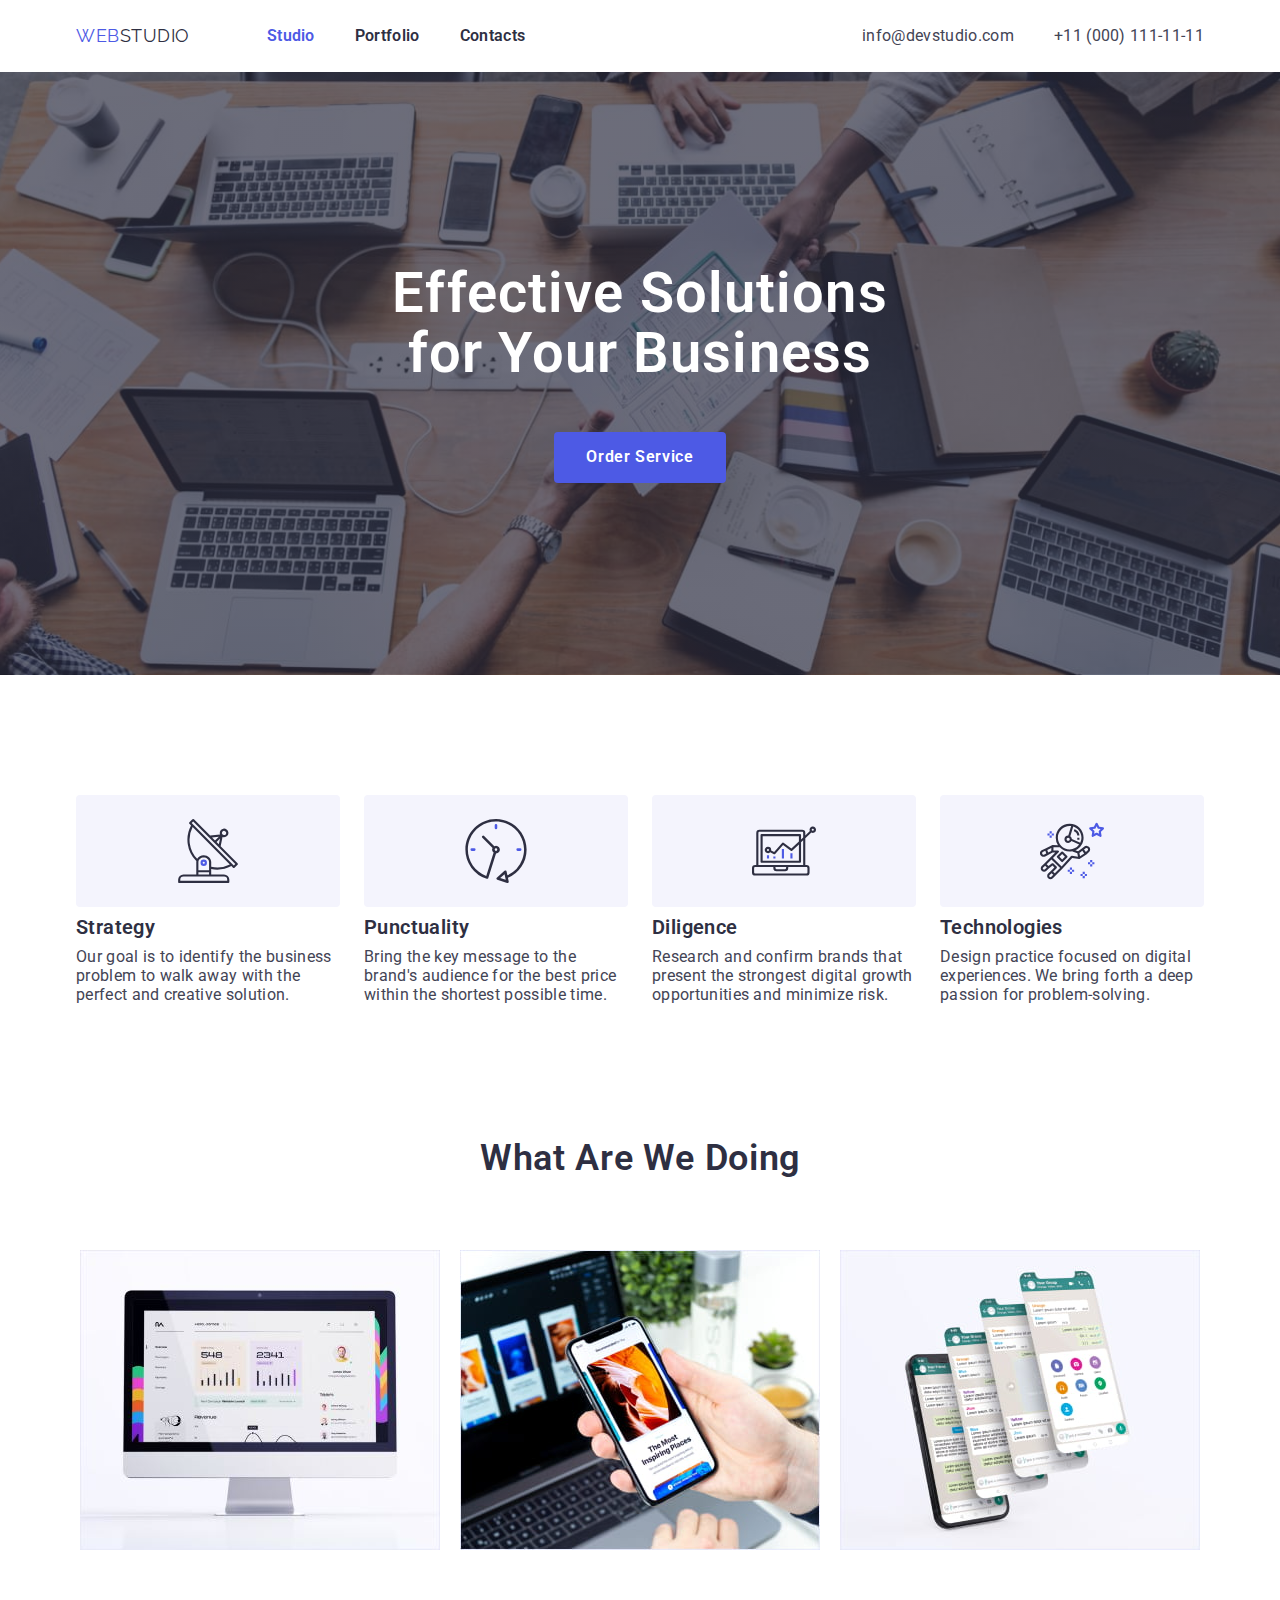
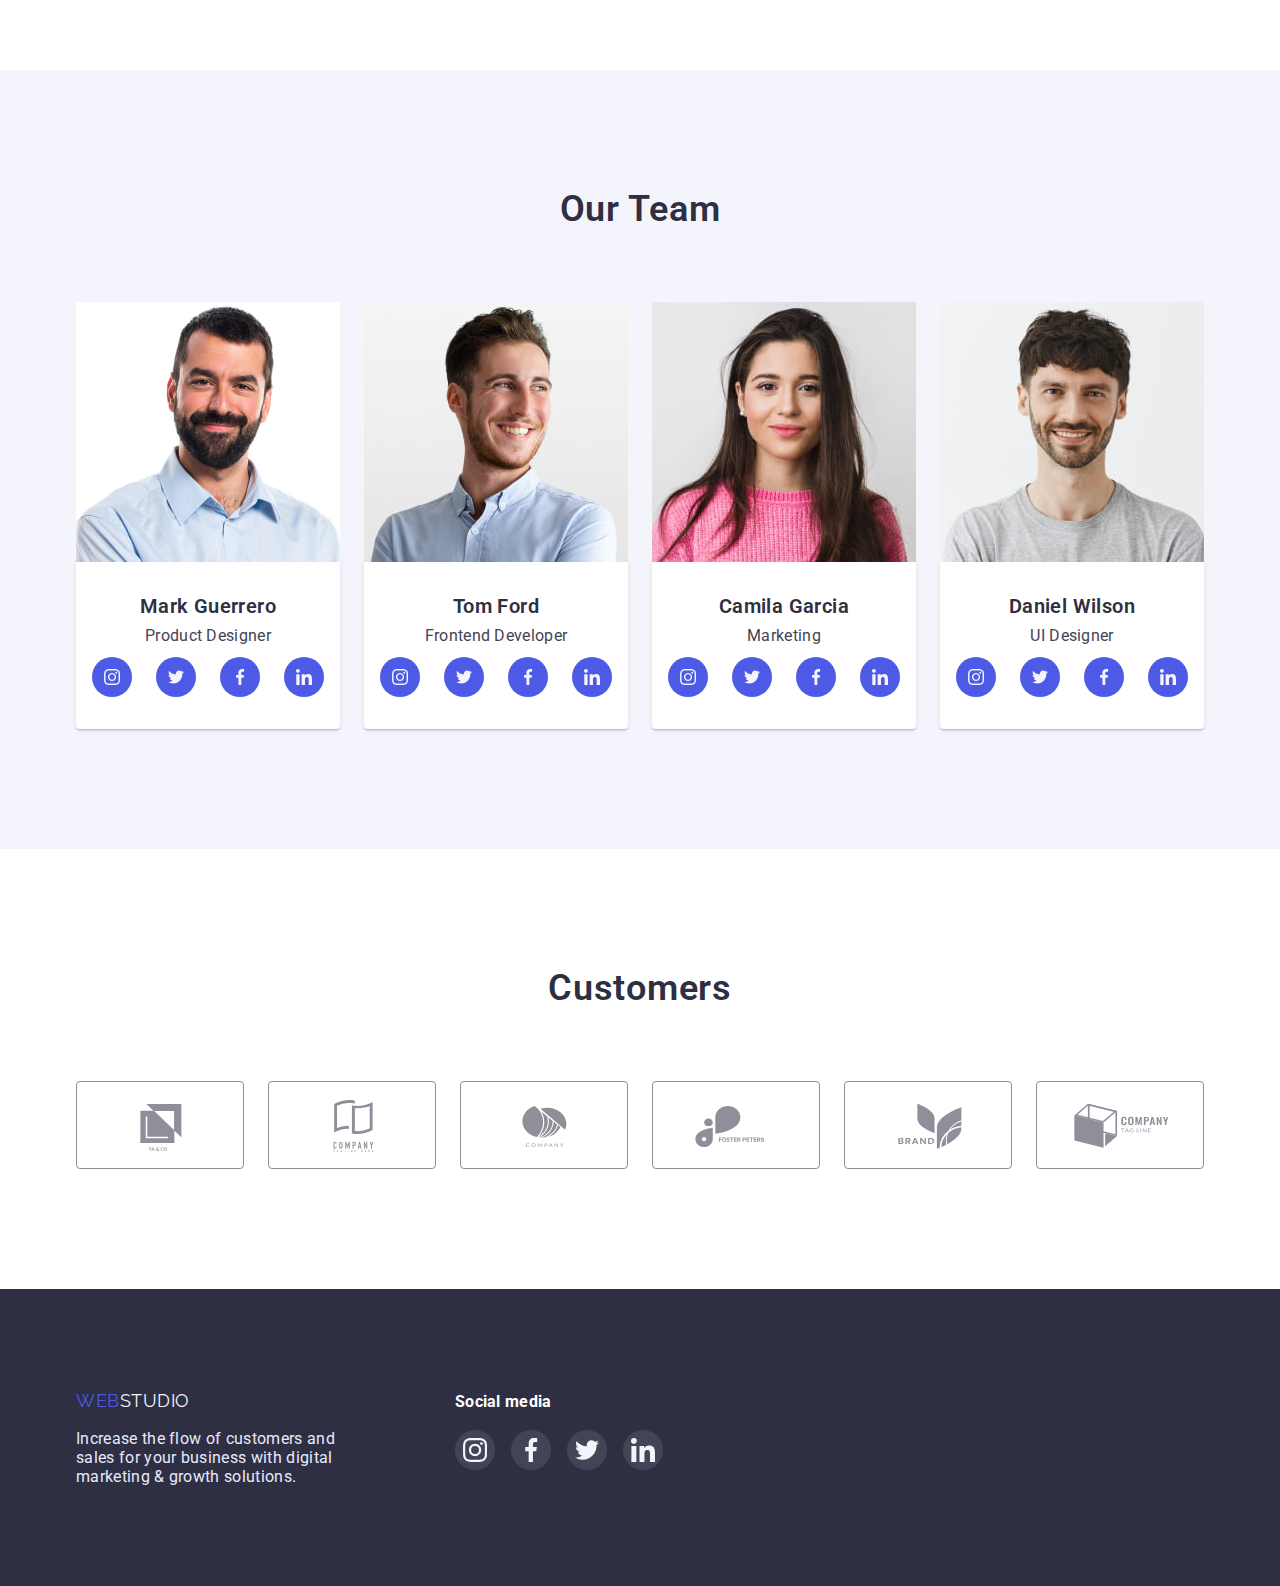
<file: index.html>
<!DOCTYPE html>
<html lang="en">
  <head>
    <meta charset="UTF-8" />
    <meta http-equiv="X-UA-Compatible" content="IE=edge" />
    <meta name="viewport" content="width=device-width, initial-scale=1.0" />
    <title>WEBSTUDIO</title>

    <link rel="preconnect" href="https://fonts.googleapis.com" />
    <link rel="preconnect" href="https://fonts.gstatic.com" crossorigin />
    <link
      href="https://fonts.googleapis.com/css2?family=Raleway:wght@800&family=Roboto:wght@400;500;700;900&display=swap"
      rel="stylesheet"
    />
    <link
      rel="stylesheet"
      href="https://cdnjs.cloudflare.com/ajax/libs/modern-normalize/1.1.0/modern-normalize.min.css"
    />
    <link rel="stylesheet" href="css/styles.css" />
  </head>
  <body>
    <header class="page-header">
      <div class="container">
        <div class="main-nav">
          <nav class="header-nav">
            <a class="logo link" href="./index.html"> <span class="logo-web">WEB</span>STUDIO</a>
            <ul class="site-nav list">
              <li class="nav-list">
                <a class="nav-item link current" href="./index.html">Studio</a>
              </li>
              <li class="nav-list">
                <a class="nav-item link" href="./portfolio.html">Portfolio</a>
              </li>
              <li class="nav-list"><a class="nav-item link" href="#">Contacts</a></li>
            </ul>
          </nav>
          <ul class="auth-nav list link">
            <li class="auth-list">
              <a class="auth-nav link" href="mailto:info@devstudio.com">info@devstudio.com</a>
            </li>
            <li class="auth-list">
              <a class="auth-nav link" href="tel:+110001111111">+11 (000) 111-11-11</a>
            </li>
          </ul>
        </div>
      </div>
    </header>
    <main>
      <section class="hero">
        <div class="container">
          <h1 class="hero-title">Effective Solutions for Your Business</h1>
          <button class="hero-btn" type="button">Order Service</button>
        </div>
      </section>
      <section class="benefits-section">
        <div class="container">
          <h2 hidden>Benefits</h2>
          <ul class="list benefits">
            <li class="benefits-list">
              <div class="benefits-item">
                <svg class="benefits-icon" width="64" height="64">
                  <use href="./images/icons.svg#icon-antenna"></use>
                </svg>
              </div>
              <h3 class="section-item">Strategy</h3>
              <p class="section-desc">
                Our goal is to identify the business problem to walk away with the perfect and
                creative solution.
              </p>
            </li>
            <li class="benefits-list">
              <div class="benefits-item">
                <svg class="benefits-icon" width="64" height="64">
                  <use href="./images/icons.svg#icon-clock"></use>
                </svg>
              </div>
              <h3 class="section-item">Punctuality</h3>
              <p class="section-desc">
                Bring the key message to the brand's audience for the best price within the shortest
                possible time.
              </p>
            </li>

            <li class="benefits-list">
              <div class="benefits-item">
                <svg class="benefits-icon" width="64" height="64">
                  <use href="./images/icons.svg#icon-diagram"></use>
                </svg>
              </div>
              <h3 class="section-item">Diligence</h3>
              <p class="section-desc">
                Research and confirm brands that present the strongest digital growth opportunities
                and minimize risk.
              </p>
            </li>
            <li class="benefits-list">
              <div class="benefits-item">
                <svg class="benefits-icon" width="64" height="64">
                  <use href="./images/icons.svg#icon-astronaut"></use>
                </svg>
              </div>
              <h3 class="section-item">Technologies</h3>
              <p class="section-desc">
                Design practice focused on digital experiences. We bring forth a deep passion for
                problem-solving.
              </p>
            </li>
          </ul>
        </div>
      </section>

      <section class="activities">
        <div class="container">
          <h2 class="section-title activity-title">What are we doing</h2>

          <ul class="list activity-list">
            <li class="activity-item">
              <img src="./images/img-1.jpg" width="360" height="300" alt="Monitor" />
            </li>
            <li class="activity-item">
              <img src="./images/img-2.jpg" width="360" height="300" alt="Phones" />
            </li>
            <li class="activity-item">
              <img src="./images/img-3.jpg" width="360" height="300" alt="Phone" />
            </li>
          </ul>
        </div>
      </section>
      <section class="our-team">
        <div class="container">
          <h2 class="section-title our-team-title">Our Team</h2>

          <ul class="team list">
            <li class="members">
              <img
                src="./images/portrait-1.jpg"
                width="264"
                height="260"
                alt="Mark Guerrero portrait"
              />
              <div class="member-descr">
                <h3 class="section-item">Mark Guerrero</h3>
                <p class="section-desc">Product Designer</p>
                <ul class="list social-list">
                  <li class="social-list-item">
                    <a href="" class="social-list-link">
                      <svg class="social-list-icon" width="16" heigth="16">
                        <use href="./images/icons.svg#icon-instagram"></use>
                      </svg>
                    </a>
                  </li>
                  <li class="social-list-item">
                    <a href="" class="social-list-link">
                      <svg class="social-list-icon" width="16" heigth="16">
                        <use href="./images/icons.svg#icon-twitter"></use>
                      </svg>
                    </a>
                  </li>
                  <li class="social-list-item">
                    <a href="" class="social-list-link">
                      <svg class="social-list-icon" width="16" heigth="16">
                        <use href="./images/icons.svg#icon-facebook"></use>
                      </svg>
                    </a>
                  </li>
                  <li class="social-list-item">
                    <a href="" class="social-list-link">
                      <svg class="social-list-icon" width="16" heigth="16">
                        <use href="./images/icons.svg#icon-linkedin"></use>
                      </svg>
                    </a>
                  </li>
                </ul>
              </div>
            </li>
            <li class="members">
              <img src="./images/portrait-2.jpg" width="264" height="260" alt="Tom Ford portrait" />
              <div class="member-descr">
                <h3 class="section-item">Tom Ford</h3>
                <p class="section-desc">Frontend Developer</p>
                <ul class="list social-list">
                  <li class="social-list-item">
                    <a href="" class="social-list-link">
                      <svg class="social-list-icon" width="16" heigth="16">
                        <use href="./images/icons.svg#icon-instagram"></use>
                      </svg>
                    </a>
                  </li>
                  <li class="social-list-item">
                    <a href="" class="social-list-link">
                      <svg class="social-list-icon" width="16" heigth="16">
                        <use href="./images/icons.svg#icon-twitter"></use>
                      </svg>
                    </a>
                  </li>
                  <li class="social-list-item">
                    <a href="" class="social-list-link">
                      <svg class="social-list-icon" width="16" heigth="16">
                        <use href="./images/icons.svg#icon-facebook"></use>
                      </svg>
                    </a>
                  </li>
                  <li class="social-list-item">
                    <a href="" class="social-list-link">
                      <svg class="social-list-icon" width="16" heigth="16">
                        <use href="./images/icons.svg#icon-linkedin"></use>
                      </svg>
                    </a>
                  </li>
                </ul>
              </div>
            </li>
            <li class="members">
              <img
                src="./images/portrait-3.jpg"
                width="264"
                height="260"
                alt="Camila Garcia portrait"
              />
              <div class="member-descr">
                <h3 class="section-item">Camila Garcia</h3>
                <p class="section-desc">Marketing</p>
                <ul class="list social-list">
                  <li class="social-list-item">
                    <a href="" class="social-list-link">
                      <svg class="social-list-icon" width="16" heigth="16">
                        <use href="./images/icons.svg#icon-instagram"></use>
                      </svg>
                    </a>
                  </li>
                  <li class="social-list-item">
                    <a href="" class="social-list-link">
                      <svg class="social-list-icon" width="16" heigth="16">
                        <use href="./images/icons.svg#icon-twitter"></use>
                      </svg>
                    </a>
                  </li>
                  <li class="social-list-item">
                    <a href="" class="social-list-link">
                      <svg class="social-list-icon" width="16" heigth="16">
                        <use href="./images/icons.svg#icon-facebook"></use>
                      </svg>
                    </a>
                  </li>
                  <li class="social-list-item">
                    <a href="" class="social-list-link">
                      <svg class="social-list-icon" width="16" heigth="16">
                        <use href="./images/icons.svg#icon-linkedin"></use>
                      </svg>
                    </a>
                  </li>
                </ul>
              </div>
            </li>
            <li class="members">
              <img
                src="./images/portrait-4.jpg"
                width="264"
                height="260"
                alt="Daniel Wilson portrait"
              />
              <div class="member-descr">
                <h3 class="section-item">Daniel Wilson</h3>
                <p class="section-desc">UI Designer</p>
                <ul class="list social-list">
                  <li class="social-list-item">
                    <a href="" class="social-list-link">
                      <svg class="social-list-icon" width="16" heigth="16">
                        <use href="./images/icons.svg#icon-instagram"></use>
                      </svg>
                    </a>
                  </li>
                  <li class="social-list-item">
                    <a href="" class="social-list-link">
                      <svg class="social-list-icon" width="16" heigth="16">
                        <use href="./images/icons.svg#icon-twitter"></use>
                      </svg>
                    </a>
                  </li>
                  <li class="social-list-item">
                    <a href="" class="social-list-link">
                      <svg class="social-list-icon" width="16" heigth="16">
                        <use href="./images/icons.svg#icon-facebook"></use>
                      </svg>
                    </a>
                  </li>
                  <li class="social-list-item">
                    <a href="" class="social-list-link">
                      <svg class="social-list-icon" width="16" heigth="16">
                        <use href="./images/icons.svg#icon-linkedin"></use>
                      </svg>
                    </a>
                  </li>
                </ul>
              </div>
            </li>
          </ul>
        </div>
      </section>

      <section>
        <div class="container">
          <h2 class="section-title">Customers</h2>
          <ul class="list customers-logo-list">
            <li class="customers-logo-item">
              <a class="customers-logo-link" href="">
                <svg class="logo-icon" width="104" height="56">
                  <use href="./images/icons.svg#icon-logo-1"></use>
                </svg>
              </a>
            </li>

            <li class="customers-logo-item">
              <a class="customers-logo-link" href="">
                <svg class="logo-icon" width="104" height="56">
                  <use href="./images/icons.svg#icon-logo-2"></use>
                </svg>
              </a>
            </li>
            <li class="customers-logo-item">
              <a class="customers-logo-link" href="">
                <svg class="logo-icon" width="104" height="56">
                  <use href="./images/icons.svg#icon-logo-3"></use>
                </svg>
              </a>
            </li>
            <li class="customers-logo-item">
              <a class="customers-logo-link" href="">
                <svg class="logo-icon" width="104" height="56">
                  <use href="./images/icons.svg#icon-logo-4"></use>
                </svg>
              </a>
            </li>
            <li class="customers-logo-item">
              <a class="customers-logo-link" href="">
                <svg class="logo-icon" width="104" height="56">
                  <use href="./images/icons.svg#icon-logo-5"></use>
                </svg>
              </a>
            </li>
            <li class="customers-logo-item">
              <a class="customers-logo-link" href="">
                <svg class="logo-icon" width="104" height="56">
                  <use href="./images/icons.svg#icon-logo-6"></use>
                </svg>
              </a>
            </li>
          </ul>
        </div>
      </section>
    </main>

    <footer class="">
      <div class="container footer-container">
        <div class="footer-content">
          <a class="logo link" href="./index.html"> <span class="logo-web">WEB</span>STUDIO</a>
          <p class="footer-dscr">
            Increase the flow of customers and <br />
            sales for your business with digital <br />
            marketing & growth solutions.
          </p>
        </div>

        <div class="footer-media-section">
          <h3 class="footer-social-title">Social media</h3>
          <ul class="footer-social-list">
            <li class="footer-social-list-item">
              <a href="" class="footer-social-list-link">
                <svg class="footer-social-list-icon" width="24" height="24">
                  <use href="./images/icons.svg#icon-instagram"></use>
                </svg>
              </a>
            </li>
            <li class="footer-social-list-item">
              <a href="" class="footer-social-list-link">
                <svg class="footer-social-list-icon" width="24" height="24">
                  <use href="./images/icons.svg#icon-facebook"></use>
                </svg>
              </a>
            </li>
            <li class="footer-social-list-item">
              <a href="" class="footer-social-list-link">
                <svg class="footer-social-list-icon" width="24" height="24">
                  <use href="./images/icons.svg#icon-twitter"></use>
                </svg>
              </a>
            </li>
            <li class="footer-social-list-item">
              <a href="" class="footer-social-list-link">
                <svg class="footer-social-list-icon" width="24" height="24">
                  <use href="./images/icons.svg#icon-linkedin"></use>
                </svg>
              </a>
            </li>
          </ul>
        </div>
      </div>
    </footer>
  </body>
</html>
</file>
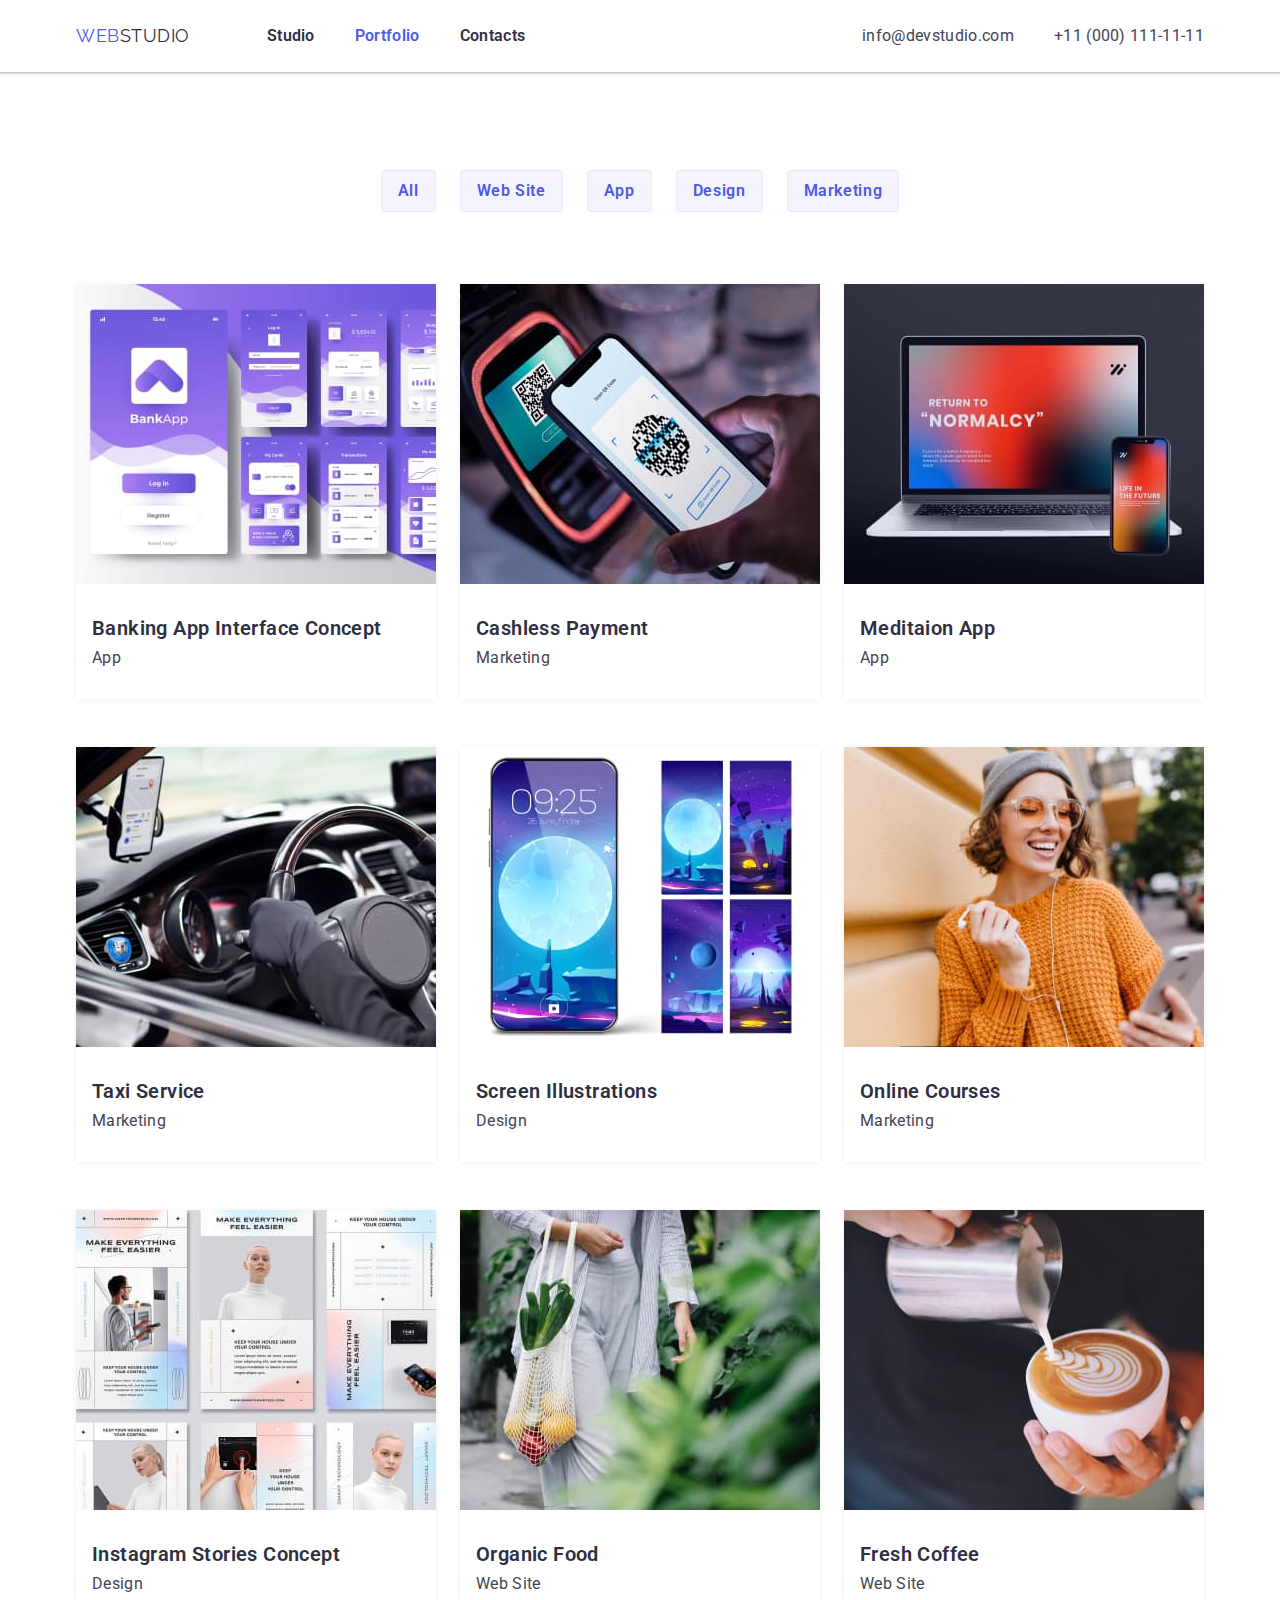
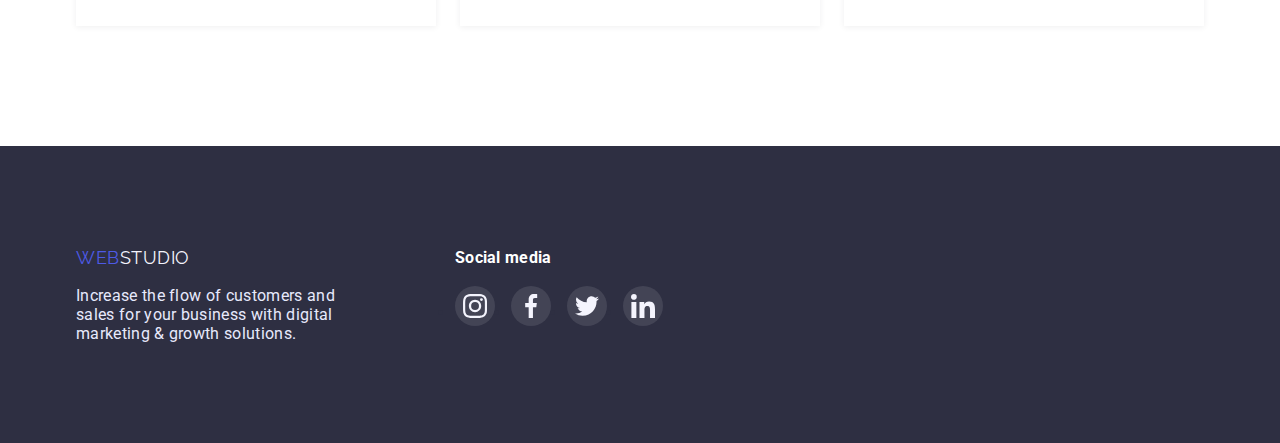
<file: portfolio.html>
<!DOCTYPE html>
<html lang="en">
  <head>
    <meta charset="UTF-8" />
    <meta http-equiv="X-UA-Compatible" content="IE=edge" />
    <meta name="viewport" content="width=device-width, initial-scale=1.0" />
    <title>Portfolio</title>

    <link rel="preconnect" href="https://fonts.googleapis.com" />
    <link rel="preconnect" href="https://fonts.gstatic.com" crossorigin />
    <link
      href="https://fonts.googleapis.com/css2?family=Raleway:wght@800&family=Roboto:wght@400;500;700;900&display=swap"
      rel="stylesheet"
    />
    <link
      rel="stylesheet"
      href="https://cdnjs.cloudflare.com/ajax/libs/modern-normalize/1.1.0/modern-normalize.min.css"
    />
    <link rel="stylesheet" href="css/styles.css" />
  </head>
  <body>
    <header class="page-header">
      <div class="container">
        <div class="main-nav">
          <nav class="header-nav">
            <a class="logo link" href="./index.html"> <span class="logo-web">WEB</span>STUDIO</a>
            <ul class="site-nav list">
              <li class="nav-list"><a class="nav-item link" href="./index.html">Studio</a></li>
              <li class="nav-list">
                <a class="nav-item link current" href="./portfolio.html">Portfolio</a>
              </li>
              <li class="nav-list"><a class="nav-item link" href="#">Contacts</a></li>
            </ul>
          </nav>
          <ul class="auth-nav list link">
            <li class="auth-list">
              <a class="auth-nav link" href="mailto:info@devstudio.com">info@devstudio.com</a>
            </li>
            <li class="auth-list">
              <a class="auth-nav link" href="tel:+110001111111">+11 (000) 111-11-11</a>
            </li>
          </ul>
        </div>
      </div>
    </header>
    <main>
      <section class="projects">
        <div class="container">
          <h1 hidden>Our Projects</h1>
          <ul class="list projects-nav">
            <li class="prodjects-item"><button class="filter-btn" type="button">All</button></li>
            <li class="prodjects-item">
              <button class="filter-btn" type="button">Web Site</button>
            </li>
            <li class="prodjects-item"><button class="filter-btn" type="button">App</button></li>
            <li class="prodjects-item"><button class="filter-btn" type="button">Design</button></li>
            <li class="prodjects-item">
              <button class="filter-btn" type="button">Marketing</button>
            </li>
          </ul>

          <ul class="list prodjects-list">
            <li>
              <a class="link project-card" href=""
                ><img
                  src="./images/project-card-1.jpg"
                  width="360"
                  height="300"
                  alt="Banking App
              Interface"
                />

                <div class="project-descr">
                  <h2 class="section-item">Banking App Interface Concept</h2>
                  <p class="section-desc">App</p>
                </div>
              </a>
            </li>
            <li>
              <a class="link project-card" href=""
                ><img
                  src="./images/project-card-2.jpg"
                  width="360"
                  height="300"
                  alt="Cashless
              Payment"
                />
                <div class="project-descr">
                  <h2 class="section-item">Cashless Payment</h2>
                  <p class="section-desc">Marketing</p>
                </div>
              </a>
            </li>

            <li>
              <a class="link project-card" href=""
                ><img
                  src="./images/project-card-3.jpg"
                  width="360"
                  height="300"
                  alt="Meditaion
              App"
                />
                <div class="project-descr">
                  <h2 class="section-item">Meditaion App</h2>
                  <p class="section-desc">App</p>
                </div>
              </a>
            </li>
            <li>
              <a class="link project-card" href=""
                ><img
                  src="./images/project-card-4.jpg"
                  width="360"
                  height="300"
                  alt="Taxi
              Service"
                />
                <div class="project-descr">
                  <h2 class="section-item">Taxi Service</h2>
                  <p class="section-desc">Marketing</p>
                </div>
              </a>
            </li>

            <li>
              <a class="link project-card" href=""
                ><img
                  src="./images/project-card-5.jpg"
                  width="360"
                  height="300"
                  alt="Screen Illustrations"
                />
                <div class="project-descr">
                  <h2 class="section-item">Screen Illustrations</h2>
                  <p class="section-desc">Design</p>
                </div>
              </a>
            </li>
            <li>
              <a class="link project-card" href=""
                ><img
                  src="./images/project-card-6.jpg"
                  width="360"
                  height="300"
                  alt="Online Courses"
                />
                <div class="project-descr">
                  <h2 class="section-item">Online Courses</h2>
                  <p class="section-desc">Marketing</p>
                </div>
              </a>
            </li>
            <li>
              <a class="link project-card" class="" href=""
                ><img
                  src="./images/project-card-7.jpg"
                  width="360"
                  height="300"
                  alt="Instagram Stories"
                />
                <div class="project-descr">
                  <h2 class="section-item">Instagram Stories Concept</h2>
                  <p class="section-desc">Design</p>
                </div>
              </a>
            </li>
            <li>
              <a class="link project-card" href=""
                ><img
                  src="./images/project-card-8.jpg"
                  width="360"
                  height="300"
                  alt="Organic Food"
                />
                <div class="project-descr">
                  <h2 class="section-item">Organic Food</h2>
                  <p class="section-desc">Web Site</p>
                </div>
              </a>
            </li>
            <li>
              <a class="link project-card" href=""
                ><img
                  src="./images/project-card-9.jpg"
                  width="360"
                  height="300"
                  alt="Fresh Coffee"
                />
                <div class="project-descr">
                  <h2 class="section-item">Fresh Coffee</h2>
                  <p class="section-desc">Web Site</p>
                </div>
              </a>
            </li>
          </ul>
        </div>
      </section>
    </main>
    <footer class="">
      <div class="container footer-container">
        <div class="footer-content">
          <a class="logo link" href="./index.html"> <span class="logo-web">WEB</span>STUDIO</a>
          <p class="footer-dscr">
            Increase the flow of customers and <br />
            sales for your business with digital <br />
            marketing & growth solutions.
          </p>
        </div>

        <section class="footer-media-section">
          <h3 class="footer-social-title">Social media</h3>
          <ul class="footer-social-list">
            <li class="footer-social-list-item">
              <a href="" class="footer-social-list-link">
                <svg class="footer-social-list-icon" width="24" height="24">
                  <use href="./images/icons.svg#icon-instagram"></use>
                </svg>
              </a>
            </li>
            <li class="footer-social-list-item">
              <a href="" class="footer-social-list-link">
                <svg class="footer-social-list-icon" width="24" height="24">
                  <use href="./images/icons.svg#icon-facebook"></use>
                </svg>
              </a>
            </li>
            <li class="footer-social-list-item">
              <a href="" class="footer-social-list-link">
                <svg class="footer-social-list-icon" width="24" height="24">
                  <use href="./images/icons.svg#icon-twitter"></use>
                </svg>
              </a>
            </li>
            <li class="footer-social-list-item">
              <a href="" class="footer-social-list-link">
                <svg class="footer-social-list-icon" width="24" height="24">
                  <use href="./images/icons.svg#icon-linkedin"></use>
                </svg>
              </a>
            </li>
          </ul>
        </section>
      </div>
    </footer>
  </body>
</html>
</file>
<file: css/styles.css>
/* цвет фона и героя #2E2F42
вторичный цвет фона #F4F4FD
цвет кнопки и веб ##4D5AE5
заголовки #2E2F42
цвет текста #434455
цвет текста футер #E7E9FC */

:root {
  --primary-color: #2e2f42;
  --text-color: #434455;
  --active-color: #4d5ae5;
  --hover-color: #434455;
  --focus-color: #434455;
  --light-text-color: #e7e9fc;
  --background-color: #f4f4fd;
  --filter-btn-color: #f4f4fd;
  --main-backgroud-color: #ffffff;
}

html {
  box-sizing: border-box;
}

*,
*::before,
*::after {
  box-sizing: inherit;
}

body {
  font-family: 'Roboto', sans-serif;
  color: var(--primary-color);
  background-color: var(--main-backgroud-color);
  margin: 0;
}

.list {
  list-style: none;
  margin-top: 0;
  margin-bottom: 0;
}

.link {
  text-decoration: none;
}

ul {
  padding: 0;
}

h1,
h2,
h3,
h4 {
  margin-top: 0;
  margin-bottom: 0;
}

img {
  display: block;
}

/* header */

header {
  display: block;

  box-shadow: 0px 2px 1px rgba(46, 47, 66, 0.08), 0px 1px 1px rgba(46, 47, 66, 0.16),
    0px 1px 6px rgba(46, 47, 66, 0.08);
}

.header-nav {
  display: flex;
  align-items: center;
}

.main-nav {
  display: flex;
  align-items: center;
}

.logo {
  color: var(--primary-color);

  font-family: 'Raleway', sans-serif;
  font-size: 18px;
  line-height: 1.33;
  letter-spacing: 0.03em;
  text-transform: uppercase;

  margin-right: 77px;
}

.logo-web,
.logo:active {
  color: var(--active-color);
}

.site-nav {
  display: flex;
}

.link.current {
  color: var(--active-color);
}

.nav-list:not(:last-child) {
  margin-right: 40px;
}

.nav-item {
  display: block;

  font-weight: 600;
  font-size: 16px;
  line-height: 1.5;
  letter-spacing: 0.02em;

  color: var(--primary-color);

  padding-top: 24px;
  padding-bottom: 24px;
}

.nav-item:hover,
.nav-item:focus {
  color: var(--focus-color);
}

.nav-item:active {
  color: var(--active-color);
}

.auth-nav {
  display: flex;

  color: var(--text-color);
  font-size: 16px;
  line-height: 1.5;
  letter-spacing: 0.02em;

  margin-left: auto;
}

.auth-list + .auth-list {
  margin-left: 40px;
}

.auth-nav:hover,
.auth-nav:focus {
  color: var(--active-color);
}

/* main */

/* hero */

.hero {
  max-width: 1440px;
  background-color: var(--primary-color);
  background-image: linear-gradient(rgba(46, 47, 66, 0.7), rgba(46, 47, 66, 0.7)),
    url(../images/hero-img.jpg);
  background-repeat: no-repeat;
  background-position: center;
  background-size: cover;

  text-align: center;

  margin-left: auto;
  margin-right: auto;
  padding-top: 192px;
  padding-bottom: 192px;
}

.hero-title {
  color: #ffffff;

  font-weight: 600;
  font-size: 56px;
  line-height: 1.07;
  letter-spacing: 0.02em;
  margin: auto;

  width: 500px;
}

.hero-btn {
  display: inline-block;
  font-family: inherit;
  font-weight: 600;
  font-size: 16px;
  line-height: 1.18;
  letter-spacing: 0.04em;

  color: #ffffff;
  background: var(--active-color);
  cursor: pointer;

  border-radius: 4px;
  padding: 16px 32px;
  min-width: 170px;
  height: 51px;
  border: transparent;

  margin-top: 48px;
}

.hero-btn:hover,
.hero-btn:focus {
  background-color: #404bbf;
  box-shadow: 0px 4px 4px rgba(0, 0, 0, 0.15);
}

/* benefits section */

section {
  padding-top: 120px;
  padding-bottom: 120px;
}

.section-title {
  font-weight: 600;
  font-size: 36px;
  line-height: 1.1;
  text-align: center;
  letter-spacing: 0.02em;
  text-transform: capitalize;
}

.section-item {
  font-weight: 600;
  font-size: 20px;
  line-height: 1.2;
  letter-spacing: 0.02em;

  color: var(--primary-color);
}

.container {
  width: 1158px;

  margin-left: auto;
  margin-right: auto;

  padding-left: 15px;
  padding-right: 15px;
}

.section-desc {
  color: var(--text-color);
  font-size: 16px;
  line-height: 1.2;
  letter-spacing: 0.02em;

  margin-top: 8px;
  margin-bottom: 0;
}

.benefits-section {
  padding-bottom: 120px;
}

.benefits {
  display: flex;
  justify-content: center;
}

.benefits-item {
  display: flex;
  justify-content: center;
  align-items: center;
  height: 112px;
  margin-bottom: 8px;
  background: #f4f4fd;
  border-radius: 4px;
}

.benefits li {
  width: 264px;
  height: 104px;
}

.benefits li:not(:last-child) {
  margin-right: 24px;
}

/* what are we doing */

.activities {
  display: flex;
}

.activity-list {
  display: flex;
  justify-content: center;
  margin-top: 72px;
}

.activity-item:not(:last-child) {
  margin-right: 20px;
}

/* our team SECTION */

.our-team {
  background-color: var(--background-color);
}

.team {
  display: flex;
  justify-content: center;
  text-align: center;
  margin-top: 72px;
}

.members {
  width: 264px;
}

.members:not(:last-child) {
  margin-right: 24px;
}

.member-descr {
  background-color: #ffffff;
  padding: 32px 16px;
  box-shadow: 0px 1px 6px rgba(46, 47, 66, 0.08), 0px 1px 1px rgba(46, 47, 66, 0.16),
    0px 2px 1px rgba(46, 47, 66, 0.08);
  border-radius: 0px 0px 4px 4px;
}

.social-list {
  display: flex;
  justify-content: center;
  gap: 24px;
  margin-top: 12px;
}

.social-list-item {
  width: 40px;
  height: 40px;
}

.social-list-link {
  display: flex;
  justify-content: center;
  align-items: center;
  width: 100%;
  height: 100%;
  border-radius: 50%;
  background-color: var(--active-color);
}

.social-list-icon {
  fill: #f4f4fd;
}

/* customers */

.customers-logo-list {
  display: flex;
  margin-top: 72px;
  justify-content: center;
  gap: 24px;
}

.customers-logo-item {
  width: 168px;
  height: 88px;
}

.customers-logo-link {
  display: flex;
  justify-content: center;
  align-items: center;
  width: 100%;
  height: 100%;
  border: 1px solid #8e8f99;
  color: #8e8f99;
  border-radius: 4px;
}

.customers-logo-link:hover,
.customers-logo-link:focus {
  color: var(--active-color);
  border-color: #4d5ae5;
}

.logo-icon {
  fill: currentColor;
}

/* footer */

footer {
  background-color: var(--primary-color);

  padding-top: 100px;
  padding-bottom: 100px;
}

footer .logo {
  color: #f4f4fd;
  margin-right: 0;
}
.footer-dscr {
  max-width: 264px;

  color: var(--light-text-color);
  font-size: 16px;
  line-height: 1.2;
  letter-spacing: 0.02em;

  padding: 0;
  margin-bottom: 0;
}

.footer-container {
  display: flex;
  align-items: center;
}

.footer-social-title {
  color: #ffffff;
  font-size: 16px;
  line-height: 1.5;
  letter-spacing: 0.02em;
}

.footer-media-section {
  display: block;
  padding: 0;
  margin-left: 120px;
}

.footer-social-list {
  display: flex;
  margin-top: 16px;
  gap: 16px;
}

.footer-social-list-item {
  width: 40px;
  height: 40px;
}

.footer-social-list-link {
  display: flex;
  justify-content: center;
  align-items: center;
  width: 100%;
  height: 100%;
  border-radius: 50%;
  background-color: var(--text-color);
}

.footer-social-list-link:hover,
.footer-social-list-link:focus {
  background-color: #31d0aa;
}

.footer-social-list-icon {
  fill: #f4f4fd;
}

/* portfolio */

.projects {
  padding-top: 98px;
}

.filter-btn {
  color: var(--active-color);
  background-color: var(--filter-btn-color);
  font-family: inherit;
  font-weight: 600;
  font-size: 16px;
  line-height: calc(24 / 16);
  letter-spacing: 0.04em;

  cursor: pointer;

  padding: 8px 16px;
  border: 1px solid #e7e9fc;
  border-radius: 4px;
}

.prodjects-item:not(:last-child) {
  margin-right: 24px;
}

.filter-btn:hover,
.filter-btn:focus {
  color: #ffffff;
  background-color: var(--active-color);
  border-color: #4d5ae5;
  box-shadow: 0px 3px 1px rgba(0, 0, 0, 0.1), 0px 2px 1px rgba(0, 0, 0, 0.08),
    0px 2px 2px rgba(0, 0, 0, 0.12);
}

.filter-btn:active {
  background-color: #404bbf;
}

.projects-nav {
  display: flex;
  justify-content: center;

  margin-bottom: 72px;
}

.prodjects-list {
  display: flex;
  flex-wrap: wrap;
  margin-left: -24px;
  margin-top: -48px;
}

.project-descr {
  display: block;
  padding: 32px 0 32px 16px;
  width: 360px;
}

.prodjects-list li {
  flex-basis: calc(100% / 3 - 24px);

  margin-left: 24px;
  margin-top: 48px;
}

.project-card {
  display: block;
  box-shadow: 0px 1px 6px rgba(46, 47, 66, 0.08);
}

.project-card:hover,
.project-card:focus {
  box-shadow: 0px 1px 6px rgba(46, 47, 66, 0.08), 0px 1px 1px rgba(46, 47, 66, 0.16),
    0px 2px 1px rgba(46, 47, 66, 0.08);
}
</file>
